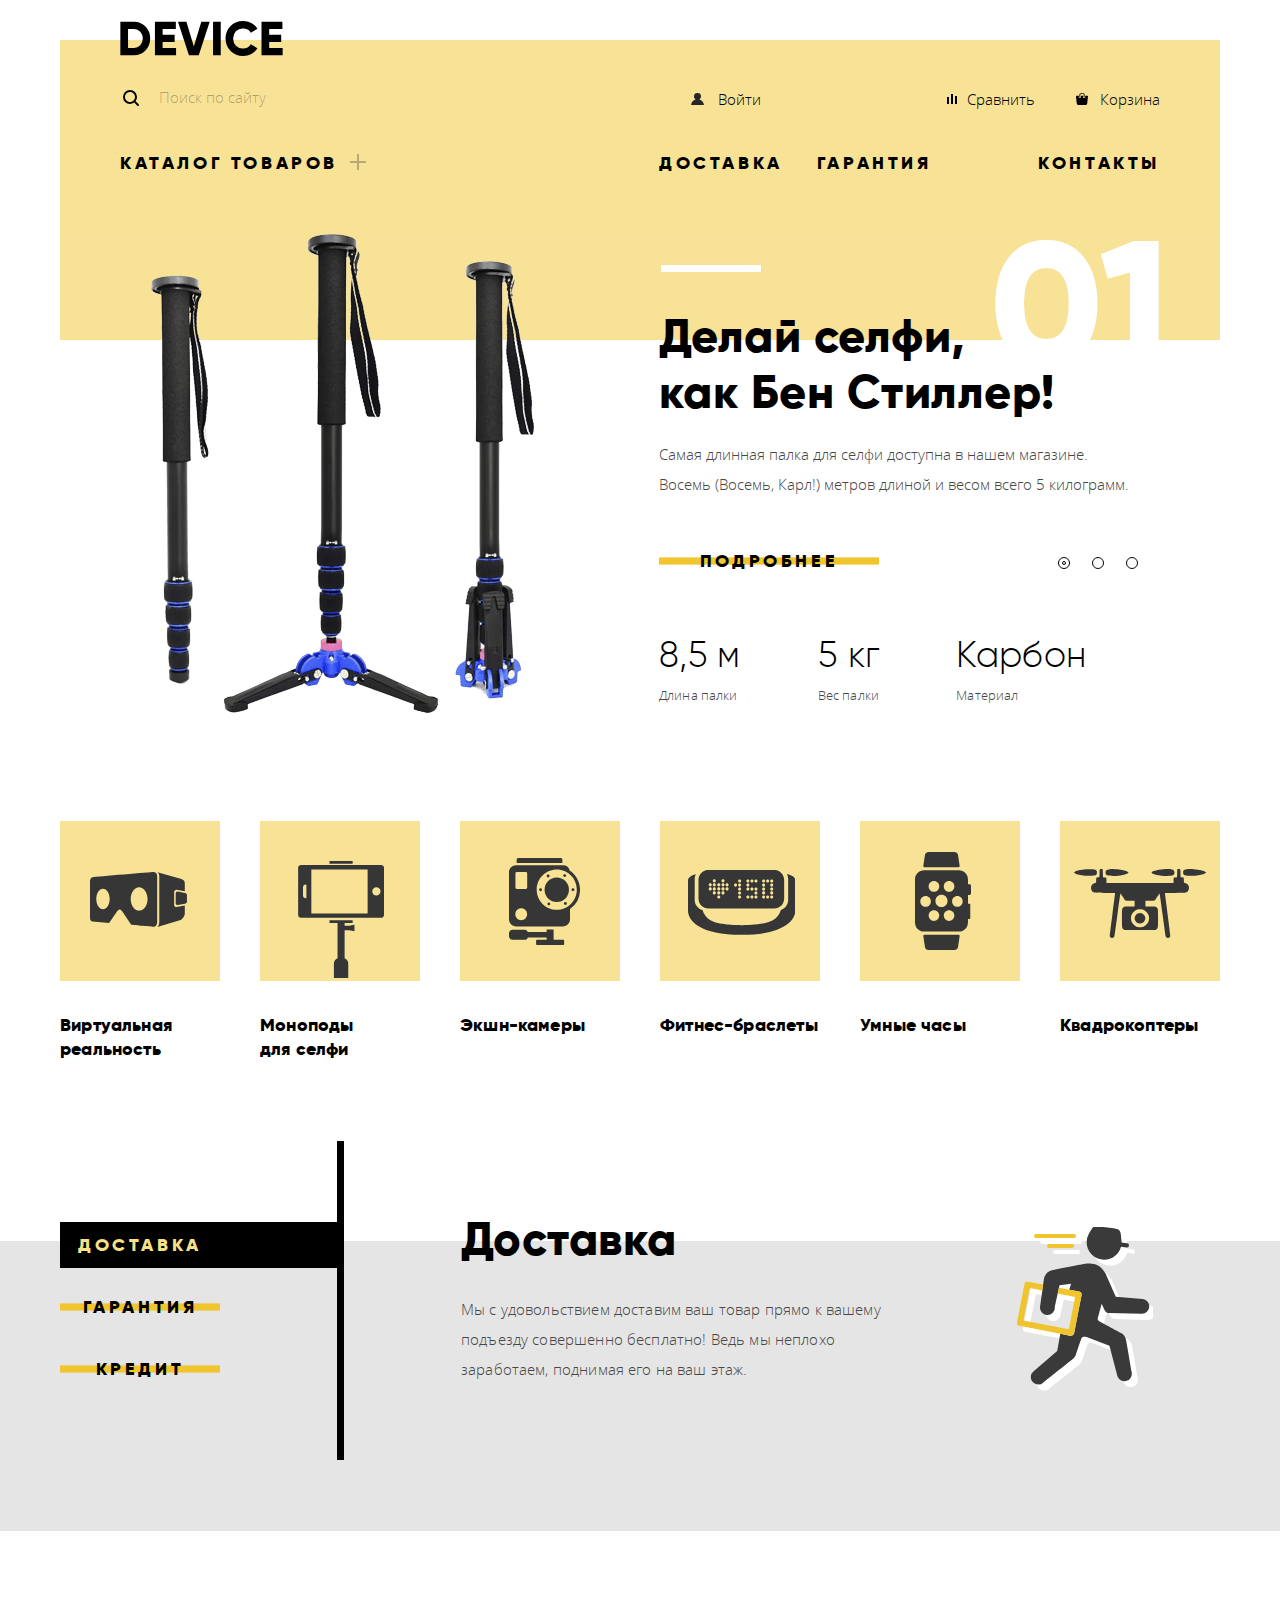
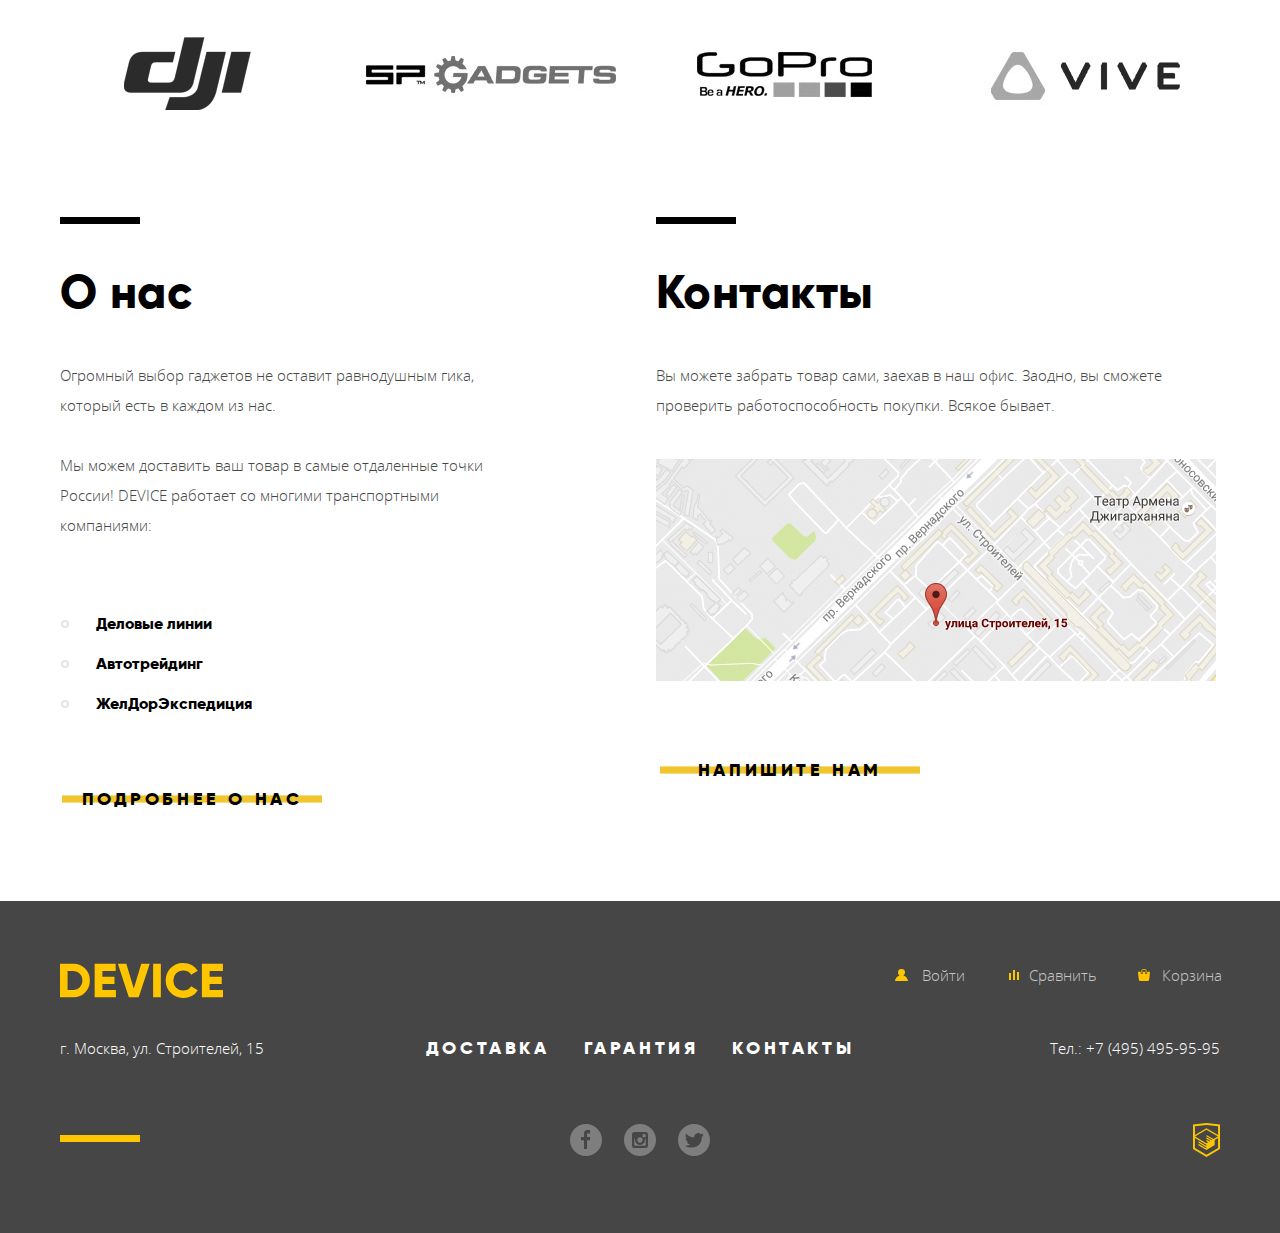
<file: index.html>
<!DOCTYPE html>
<html lang="ru">

<head>
  <meta charset="utf-8">
  <title>Интернет-магазин "Девайс"</title>
  <link rel="stylesheet" href="css/normalize.css">
  <link rel="stylesheet" href="css/style.min.css">
</head>

<body>
  <div class="container">
    <header class="main-header">
      <a href="#" class="header-logo logo">
        <img src="img/header-logo.svg" width="163" height="35" alt="Логотип интернет-магазина 'Девайс'">
      </a>
      <div class="flex-wrap">
        <p class="search">
          <input class="search-input" type="text" placeholder="Поиск по сайту">
          <button class="search-btn" type="button">Найти</button>
        </p>
        <ul class="user-navigation">
          <li>
            <a class="login-btn user-btn" href="#">Войти</a>
          </li>
        </ul>
        <a class="compare" href="#">Сравнить</a>
        <a class="cart" href="#">Корзина</a>
      </div>
      <nav class="main-navigation">
        <ul class="header-site-navigation site-navigation">
          <li>
            <a class="catalog-list-title" href='#'>Каталог товаров</a>
            <ul class="catalog-list">
              <li><a href="#">Виртуальная реальность</a></li>
              <li><a href="catalog.html">Моноподы для селфи</a></li>
              <li><a href="#">Смартфоны</a></li>
              <li><a href="#">Фитнес-браслеты</a></li>
              <li><a href="#">Умные часы</a></li>
              <li><a href="#">Квадрокоптеры</a></li>
            </ul>
          </li>
          <li><a href="#">Доставка</a></li>
          <li><a href="#">Гарантия</a></li>
          <li><a href="#">Контакты</a></li>
        </ul>
      </nav>
    </header>
  </div>

  <main class="main">
    <div class="container">

      <h1 class="visually-hidden">Интернет-магазин гаджетов "Девайс"</h1>

      <div class="slider">
        <h2 class="visually-hidden">Изображения товара</h2>

        <input class="visually-hidden" type="radio" name="toggle" id="product-1" checked>
        <input class="visually-hidden" type="radio" name="toggle" id="product-2">
        <input class="visually-hidden" type="radio" name="toggle" id="product-3">

        <div class="slider-controls">
          <label class="slider-controls-item slider-controls-item-1" for="product-1"></label>
          <label class="slider-controls-item slider-controls-item-2" for="product-2"></label>
          <label class="slider-controls-item slider-controls-item-3" for="product-3"></label>
        </div>

        <ul class="slider-list">
          <li class="slider-item">
            <p class="slide-img"><img src="img/slide-selfie-stick.png" alt="Палка для селфи" width="384" height="486">
            </p>
            <div class="flex-wrap">
              <h3 class="slide-title">Делай селфи, <br> как Бен Стиллер! </h3>
              <p class="slide-descr">Самая длинная палка для селфи доступна в нашем магазине. Восемь (Восемь, Карл!)
                метров длиной и весом всего 5 килограмм.
              </p>
              <a class="btn" href="#">Подробнее</a>
              <dl class="slide-features">
                <div class="slide-features-item">
                  <dt>Длина палки</dt>
                  <dd>8,5 м</dd>
                </div>
                <div class="slide-features-item">
                  <dt>Вес палки</dt>
                  <dd>5 кг</dd>
                </div>
                <div class="slide-features-item">
                  <dt>Материал</dt>
                  <dd>Карбон</dd>
                </div>
              </dl>
            </div>
          </li>

          <li class="slider-item">
            <p class="slide-img"><img src="img/slide-fitness-bracelet.png" width="345" height="485"
                alt="Фитнес-браслет"></p>
            <div class="flex-wrap">
              <h3 class="slide-title">Худеем <br> правильно!</h3>
              <p class="slide-descr">Мотивирующие фитнес-браслеты помогут найти в себе силы не пропускать занятия и
                соблюдать диету.
              </p>
              <a class="btn" href="#">Подробнее</a>
              <dl class="slide-features">
                <div class="slide-features-item">
                  <dt>Без подзарядки</dt>
                  <dd>48 часов</dd>
                </div>
              </dl>
            </div>
          </li>

          <li class="slider-item">
            <p class="slide-img"><img src="img/slide-quadrocopter.png" width="526" height="334" alt="Квадрокоптер"></p>
            <div class="flex-wrap">
              <h3 class="slide-title">Порхает как бабочка, <br> жалит как пчела!</h3>
              <p class="slide-descr">Этот обычный, на первый взгляд, квадрокоптер оснащен мощным лазером,
                замаскированным под стандартную камеру.</p>
              <a class="btn" href="#">Подробнее</a>
              <dl class="slide-features">
                <div class="slide-features-item">
                  <dt>Дальность полета</dt>
                  <dd>800 м</dd>
                </div>
                <div class="slide-features-item">
                  <dt>Радиус поражения</dt>
                  <dd>50 м</dd>
                </div>
              </dl>
            </div>
          </li>
        </ul>
      </div>
    </div>

    <section class="popular-products">
      <div class="container">
        <h2 class="visually-hidden">Популярные разделы</h2>
        <ul class="popular-products-list">
          <li class="popular-products-item">
            <a href="#">Виртуальная <br> реальность</a>
          </li>
          <li class="popular-products-item">
            <a href="#">Моноподы <br> для селфи</a>
          </li>
          <li class="popular-products-item">
            <a href="#">Экшн-камеры</a>
          </li>
          <li class="popular-products-item">
            <a href="#">Фитнес-браслеты</a>
          </li>
          <li class="popular-products-item">
            <a href="#">Умные часы</a>
          </li>
          <li class="popular-products-item">
            <a href="#">Квадрокоптеры</a>
          </li>
        </ul>
      </div>
    </section>

    <div class="service-wrapper">
      <div class="container">
        <section class="service">
          <input class="visually-hidden" type="radio" name="service" id="delivery" checked>
          <input class="visually-hidden" type="radio" name="service" id="guarantee">
          <input class="visually-hidden" type="radio" name="service" id="credit">
          <h2 class="visually-hidden">Список сервисов</h2>
          <ul class="service-name-list">
            <li class="service-name-item">
              <label class="btn current" for="delivery">Доставка</label>
            </li>
            <li class="service-name-item">
              <label class="btn" for="guarantee">Гарантия</label>
            </li>
            <li class="service-name-item">
              <label class="btn" for="credit">Кредит</label>
            </li>
          </ul>
          <ul class="service-list">
            <li>
              <h3 class="service-title">Доставка</h3>
              <p class="delivery-descr service-descr">Мы с удовольствием доставим ваш товар прямо к вашему подъезду
                совершенно бесплатно!
                Ведь мы неплохо заработаем, поднимая его на ваш этаж.</p>
            </li>
            <li>
              <h3 class="service-title">Гарантия</h3>
              <p class="service-descr">Если из-за возгорания купленного у нас товара у вас сгорит дом — не переживайте,
                мы выдадим вам новый. <br>
                Товар, не дом, конечно же.</p>
            </li>
            <li>
              <h3 class="service-title">Кредит</h3>
              <p class="service-descr">Залезть в долговую яму стало проще! Кредитные консультанты подберут для вас
                наиболее выгодные
                условия кредита. Выгодные для нашего банка, разумеется.</p>
            </li>
          </ul>
        </section> <!-- service -->
      </div> <!-- container -->
    </div>

    <section class="logotypes">
      <div class="container">
        <h2 class="visually-hidden">Список логотипов</h2>
        <ul class="logotypes-list">
          <li>
            <a href="https://www.dji.com/ru">
              <img src="img/logo-dji.png" width="260" height="100" alt="Логотип DJI">
            </a>
          </li>
          <li>
            <a href="http://www.sp-gadgets.com/">
              <img src="img/logo-sp-gadgets.png" width="260" height="100" alt="Логотип SP Gadgets">
            </a>
          </li>
          <li>
            <a href="https://gopro.ru/">
              <img src="img/logo-gopro.png" width="260" height="100" alt="Логотип GoPro">
            </a>
          </li>
          <li>
            <a href="https://www.vive.com/ru/">
              <img src="img/logo-vive.png" width="260" height="100" alt="Логотип Vive">
            </a>
          </li>
        </ul>
      </div>
    </section>

    <div class="index-columns">
      <section class="about-us">
        <h2>О нас</h2>
        <p>
          Огромный выбор гаджетов не оставит равнодушным гика, который есть в каждом из нас.
        </p>
        <p>
          Мы можем доставить ваш товар в самые отдаленные точки России! DEVICE работает со многими транспортными
          компаниями:
        </p>
        <ul class="about-us-list">
          <li><a href="https://www.dellin.ru/">Деловые линии</a></li>
          <li><a href="http://www.autotrading.ru/">Автотрейдинг</a></li>
          <li><a href="https://www.jde.ru/">ЖелДорЭкспедиция</a></li>
        </ul>
        <a class="btn" href="#">Подробнее о нас</a>
      </section>

      <section class="contacts">
        <h2>Контакты</h2>
        <p>Вы можете забрать товар сами, заехав в наш офис. Заодно, вы сможете проверить работоспособность покупки.
          Всякое бывает.</p>
        <section class="contacts-map">
          <h3 class="visually-hidden">Адрес интернет-магазина "Девайс" на карте</h3>
          <p>
            <a class="link-map"><img src="img/map.png" width="560" height="222" alt="г. Москва, ул. Строителей, 15"></a>
          </p>
        </section>
        <a href="#" class="btn about-us-link">Напишите нам</a>
      </section>
    </div>
  </main>

  <footer class="main-footer">
    <div class="footer-wrapper">
      <div class="container">
        <div class="flex-wrap">
          <a class="footer-logo logo" href="#">
            <img src="img/footer-logo.svg" width="163" height="35" alt="Логотип интернет-магазина 'Девайс'">
          </a>
          <div class="flex-wrap">
            <ul class="user-navigation">
              <li><a class="login-btn user-btn" href="#">Войти</a></li>
            </ul>
            <a class="compare" href="#">Сравнить</a>
            <a class="cart" href="#">Корзина</a>
          </div>
        </div>
        <div class="flex-wrap">
          <p class="footer-address">г. Москва, ул. Строителей, 15</p>
          <ul class="footer-site-navigation site-navigation">
            <li><a href="#">Доставка</a></li>
            <li><a href="#">Гарантия</a></li>
            <li><a href="#">Контакты</a></li>
          </ul>
          <a class="tel" href="tel:+7(495)495-95-95">Тел.: +7 (495) 495-95-95</a>
        </div>
        <div class="flex-wrap">
          <ul class="social-list">
            <li>
              <a href="https://www.facebook.com/">
                <span class="visually-hidden">Facebook</span>
                <img src="img/icon-facebook.svg" width="32" height="32" alt="Facebook">
              </a>
            </li>
            <li>
              <a href="https://www.instagram.com/">
                <span class="visually-hidden">Instagram</span>
                <img src="img/icon-instagram.svg" width="32" height="32" alt="Instagram">
              </a>
            </li>
            <li>
              <a href="https://twitter.com">
                <span class="visually-hidden">Twitter</span>
                <img src="img/icon-twitter.svg" width="32" height="32" alt="Twitter">
              </a>
            </li>
          </ul>
          <a class="logo-htmlacademy" href="https://htmlacademy.ru/intensive/htmlcss">
            <img src="img/logo-html.svg" width="27" height="35"
              alt="Профессиональный онлайн‑курс HTML и CSS, уровень 1">
          </a>
        </div>
      </div>
    </div>
  </footer>

    <section class="feedback-modal modal">
      <h2 class="visually-hidden">Обратная связь</h2>
      <form class="feedback-form" action="https://echo.htmlacademy.ru" method="POST">
        <div class="feedback-wrapper">
          <p>
            <label for="input-name">Ваше имя:</label>
            <input type="text" name='name' id="input-name" placeholder="Имя Фамилия">
          </p>
          <p>
            <label for="input-email">Ваш e-mail:</label>
            <input type="email" name="email" id="input-email" placeholder="email@example.com">
          </p>
          <p>
            <label for="textarea-comments">Текст письма:</label>
            <textarea name="comments" id="textarea-comments" placeholder="В свободной форме"></textarea>
          </p>
        </div>
        <button class="btn" type="submit">Отправить</button>
      </form>
      <button class="close-btn" type="button" aria-label="Закрыть"></button>
    </section>

    <section class="map-modal modal">
      <h2 class="visually-hidden">Адрес интернет-магазина "Девайс" на карте</h2>
      <img src="img/map-big.png" width="960" height="559" alt="Интернет-магазин 'Девайс' в Москве, улица Строителей, 15">
      <button class="close-btn" type="button" aria-label="Закрыть"></button>
    </section>

  <script src="js/main.js"></script>
</body>

</html>
</file>
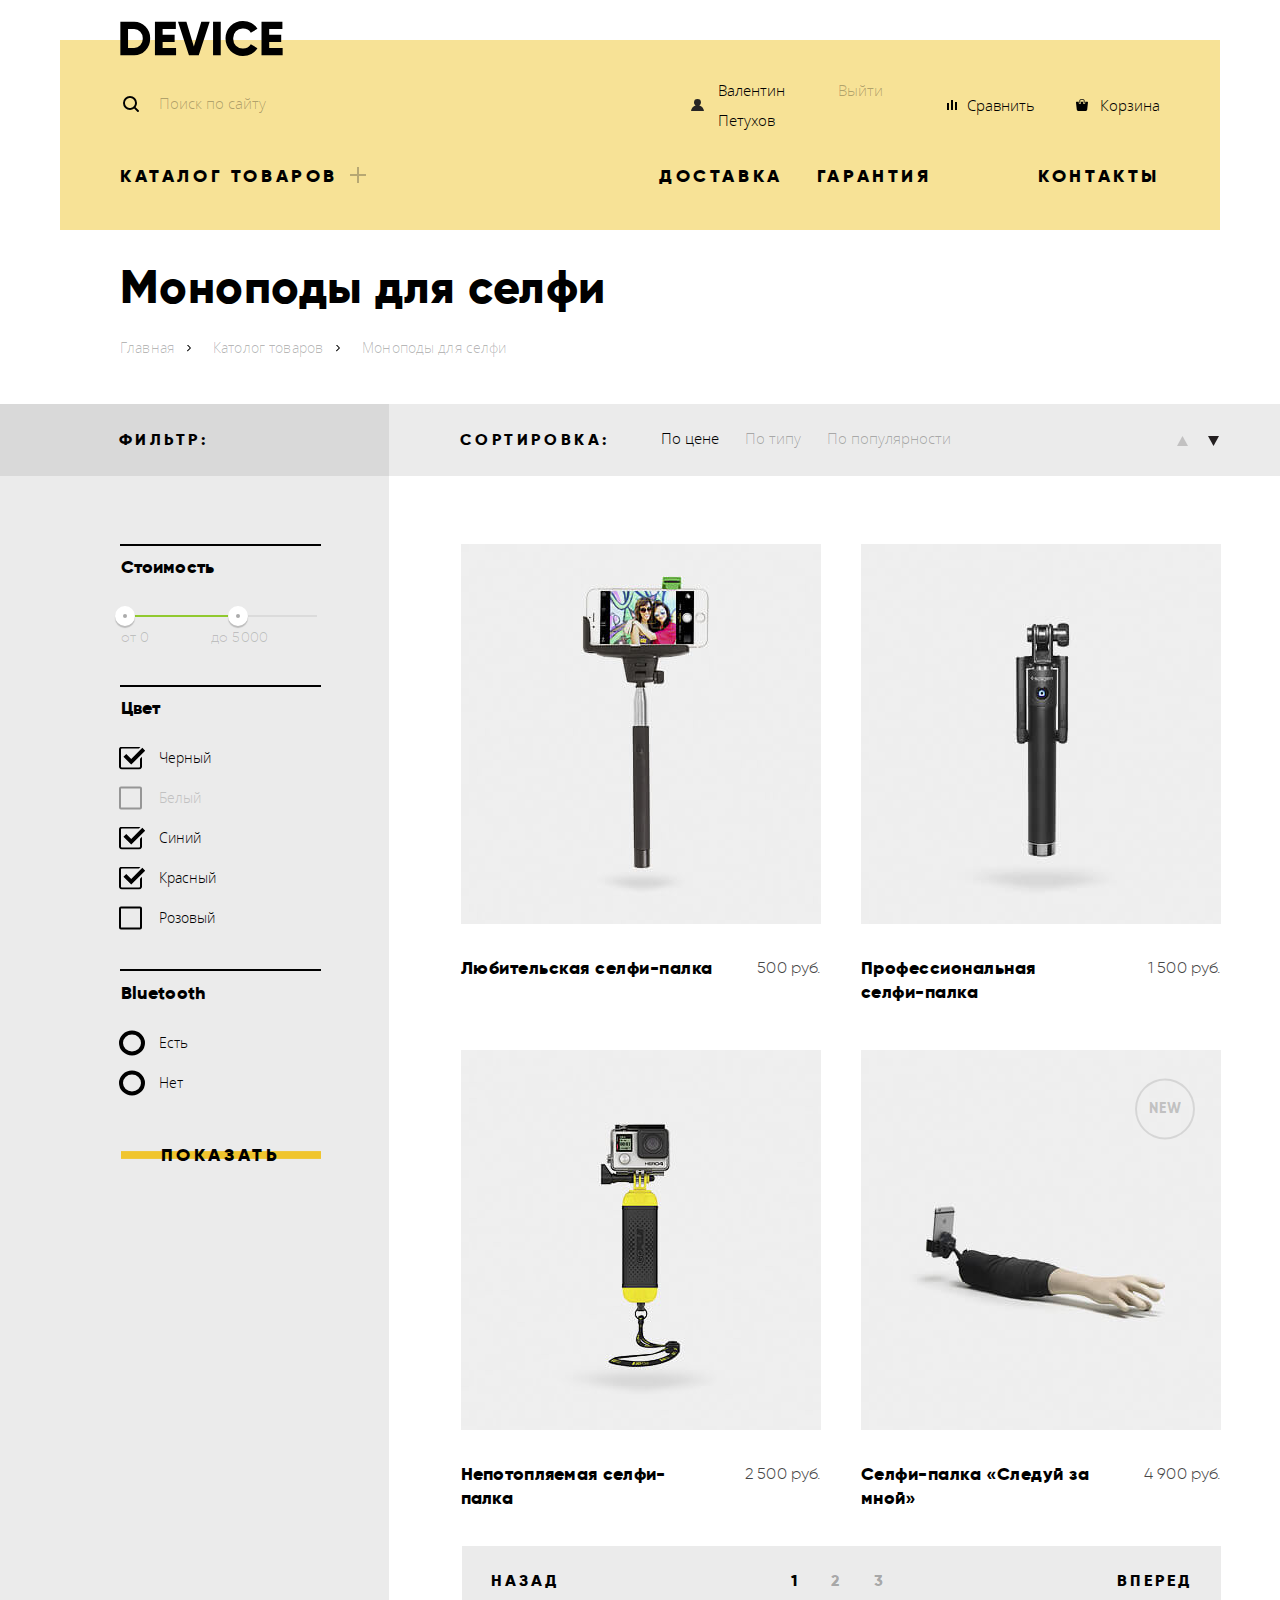
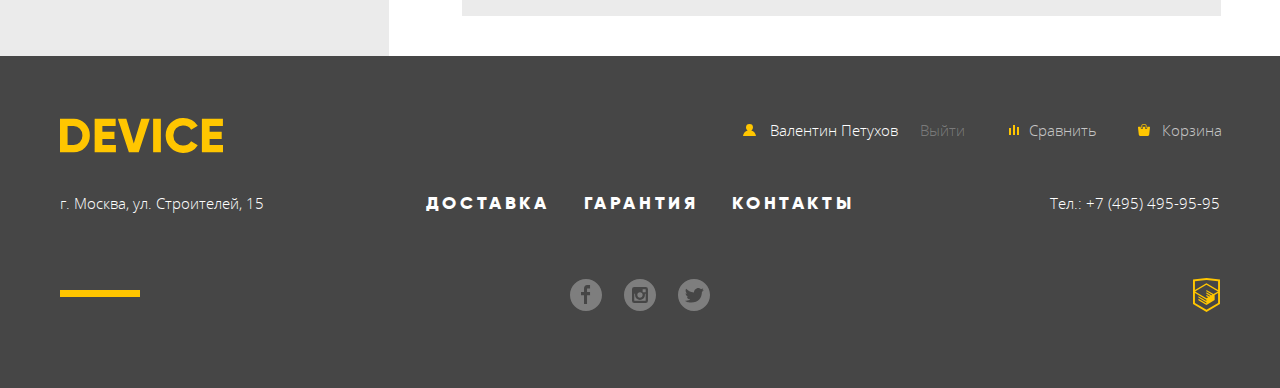
<file: catalog.html>
<!DOCTYPE html>
<html lang="ru">

<head>
  <meta charset="utf-8">
  <title>Интернет-магазин "Девайс"</title>
  <link rel="stylesheet" href="css/normalize.css">
  <link rel="stylesheet" href="css/style.min.css">
</head>

<body class="catalog-page">
  <div class="container">
  <header class="main-header">
    <a href="index.html" class="header-logo logo">
      <img src="img/header-logo.svg" width="163" height="35" alt="Логотип интернет-магазина 'Девайс'">
    </a>
    <div class="flex-wrap">
      <p class="search">
        <input class="search-input" type="text" placeholder="Поиск по сайту">
        <button class="search-btn" type="button">Найти</button>
      </p>
      <ul class="user-navigation catalog-page">
        <li>
          <ul>
            <li><a class="user-name" href="#">Валентин Петухов</a></li>
          </ul>
        </li>
        <li>
          <a class="log-out-btn user-btn" href="#">Выйти</a>
        </li>
      </ul>
      <a class="compare" href="#">Сравнить</a>
      <a class="cart" href="#">Корзина</a>
    </div>
    <nav class="main-navigation">
      <ul class="header-site-navigation site-navigation">
        <li>
          <a class="catalog-list-title" href='#'>Каталог товаров</a>
          <ul class="catalog-list">
            <li><a href="#">Виртуальная реальность</a></li>
            <li><a href="#">Моноподы для селфи</a></li>
            <li><a href="#">Экшн-камеры</a></li>
            <li><a href="#">Фитнес-браслеты</a></li>
            <li><a href="#">Умные часы</a></li>
            <li><a href="#">Квадрокоптеры</a></li>
          </ul>
        </li>
        <li><a href="#">Доставка</a></li>
        <li><a href="#">Гарантия</a></li>
        <li><a href="#">Контакты</a></li>
      </ul>
    </nav>
  </header>
</div>

  <main class="main">
    <div class="container">

      <h1>Моноподы для селфи</h1>

      <ul class="breadcrumbs">
        <li>
          <a href="index.html">Главная</a>
        </li>
        <li>
          <a href="catalog.html">Католог товаров</a>
        </li>
        <li class="breadcrumbs-current">
          Моноподы для селфи
        </li>
      </ul>
  </div>

    <div class="catalog-wrapper">

      <section class="filter">
        <div class="filter-bg-color">
          <div class="filter-width">
            <h2>Фильтр:</h2>
          </div>
        </div>
        <form action="https://echo.htmlacademy.ru/" method="POST">
              <div class="form-width">
                <fieldset>
                  <legend class="price-title">Стоимость</legend>
                  <div class="filter-range">
                    <div class="range-controls">
                      <div class="scale">
                        <div class="bar"></div>
                      </div>
                      <div class="range-toggle range-toggle-min"></div>
                      <div class="range-toggle range-toggle-max"></div>
                    </div>
                    <div class="price-controls">
                      <label class="min-price">от 0</label>
                      <label class="max-price">до 5000</label>
                    </div>
                  </div>
                </fieldset>
      
                <fieldset>
                  <legend class="color-title">Цвет</legend>
                  <ul class="color-list">
                    <li class="color-item">
                      <input class="visually-hidden" type="checkbox" name="black" id="filter-black" checked>
                      <label for="filter-black">Черный</label>
                    </li>
                    <li class="color-item">
                      <input class="visually-hidden" type="checkbox" name="white" id="filter-white" disabled>
                      <label for="filter-white">Белый</label>
                    </li>
                    <li class="color-item">
                      <input class="visually-hidden" type="checkbox" name="dark-blue" id="filter-dark-blue" checked>
                      <label for="filter-dark-blue">Синий</label>
                    </li>
                    <li class="color-item">
                      <input class="visually-hidden" type="checkbox" name="red" id="filter-red" checked>
                      <label for="filter-red">Красный</label>
                    </li>
                    <li class="color-item">
                      <input class="visually-hidden" type="checkbox" name="pink" id="filter-pink">
                      <label for="filter-pink">Розовый</label>
                    </li>
                  </ul>
                </fieldset>
      
                <fieldset>
                  <legend class="bluetooth-title">Bluetooth</legend>
                  <ul class="bluetooth-list">
                    <li class="bluetooth-item">
                      <input class="visually-hidden" type="radio" name="bluetooth" value="yes" id="radio-bluetooth-yes">
                      <label for="radio-bluetooth-yes">Есть</label>
                    </li>
                    <li class="bluetooth-item">
                      <input class="visually-hidden" type="radio" name="bluetooth" value="no" id="radio-bluetooth-no">
                      <label for="radio-bluetooth-no">Нет</label>
                    </li>
                  </ul>
                </fieldset>
                <button class="btn" type="submit">Показать</button>
              </div>
        </form>
      </section>

      <div class="catalog-columns">

        <section class="sort">
          <div class="sort-bg-color">
            <div class="sort-width">
              <h2>Сортировка:</h2>
              <ul class="sort-list">
                <li><a class="current" href="#">По цене</a></li>
                <li><a href="#">По типу</a></li>
                <li><a href="#">По популярности</a></li>
              </ul>
              <ul class="sort-buttons">
                  <li>
                    <a class="sort-btn" href="#">
                      <img src="img/icon-up-dir.svg" alt="Кнопка для сортировки по возрастанию">
                    </a>
                  </li>
                  <li>
                    <a class="sort-btn current" href="#">
                      <img src="img/icon-down-dir.svg" alt="Кнопка для сортировки по убыванию">
                    </a>
                  </li>
              </ul>
            </div>
          </div>
        </section>

        <section class="products">
          <h2 class="visually-hidden">Список товаров</h2>
          <ul class="products-list">
            <li class="product-item">
              <h3>
                <a href="#">Любительская селфи-палка</a>
              </h3>
              <p class="product">
                <a>
                  <img src="img/amateur-selfie-stick.jpg" width="360" height="380" alt="Любительская селфи-палка">
                </a>
                <span class="product-shop">
                  <button class="btn" type="button">В корзину</button>
                  <button class="compare-add" type="button">Добавить к сравнению</button>
                </span>
              </p>
              <p class="product-price">500 руб.</p>
            </li>
            <li class="product-item">
              <h3>
                <a href="#">Профессиональная <br> селфи-палка</a>
              </h3>
              <p class="product">
                <a>
                  <img src="img/professional-selfie-stick.jpg" width="360" height="380" alt="Профессиональная селфи-палка">
                </a>
                <span class="product-shop">
                  <button class="btn" type="button">В корзину</button>
                  <button class="compare-add" type="button">Добавить к сравнению</button>
                </span>
              </p>
              <p class="product-price">1 500 руб.</p>
            </li>
            <li class="product-item">
              <h3>
                <a href="#">Непотопляемая селфи-палка</a>
              </h3>
              <p class="product">
                <a>
                  <img src="img/unsinkable-selfie-stick.jpg" width="360" height="380" alt="Непотопляемая селфи-палка">
                </a>
                <span class="product-shop">
                  <button class="btn" type="button">В корзину</button>
                  <button class="compare-add" type="button">Добавить к сравнению</button>
                </span>
              </p>
              <p class="product-price">2 500 руб.</p>
            </li>
            <li class="product-item">
              <h3>
                <a href="">Селфи-палка «Следуй за мной»</a>
              </h3>
              <p class="product">
                <a>
                  <img src="img/selfie-stick-follow-me.jpg" width="360" height="380" alt="Селфи-палка «Следуй за мной»">
                </a>
                <span class="product-shop">
                  <button class="btn" type="button">В корзину</button>
                  <button class="compare-add" type="button">Добавить к сравнению</button>
                </span>
              </p>
              <p class="product-price">4 900 руб.</p>
              <span class="new-product">New</span>
            </li>
          </ul>
        </section>

        <section class="pagination">
          <h2 class="visually-hidden">Пагинация</h2>
          <div class="pagination-wrapper">
            <a class="pagination-back" href="#">Назад</a>
            <ul class="pagination-list">
              <li class="pagination-current">1</li>
              <li><a href="#">2</a></li>
              <li><a href="#">3</a></li>
            </ul>
            <a class="pagination-next" href="#">Вперед</a>
          </div>
        </section>

      </div> <!-- catalog-columns -->

    </div> <!-- catalog-wrapper -->

  </main>

  <footer class="main-footer">
    <div class="footer-wrapper">
      <div class="container">
        <div class="flex-wrap">
          <a class="footer-logo logo" href="#">
            <img src="img/footer-logo.svg" width="163" height="35" alt="Логотип интернет-магазина 'Девайс'">
          </a>
          <div class="flex-wrap">
            <ul class="user-navigation">
              <li>
                <ul>
                  <li><a href="">Валентин Петухов</a></li>
                </ul>
              </li>
              <li>
                <a class="log-out-btn user-btn" href="#">Выйти</a>
              </li>
            </ul>
            <a class="compare" href="#">Сравнить</a>
            <a class="cart" href="#">Корзина</a>
          </div>
        </div>
        <div class="flex-wrap">
          <p class="footer-address">г. Москва, ул. Строителей, 15</p>
          <ul class="footer-site-navigation site-navigation">
            <li><a href="#">Доставка</a></li>
            <li><a href="#">Гарантия</a></li>
            <li><a href="#">Контакты</a></li>
          </ul>
          <a class="tel" href="tel:+7(495)495-95-95">Тел.: +7 (495) 495-95-95</a>
        </div>
        <div class="flex-wrap">
          <ul class="social-list">
            <li>
              <a href="https://www.facebook.com/">
                <img src="img/icon-facebook.svg" width="32" height="32" alt="Facebook">
              </a>
            </li>
            <li>
              <a href="https://www.instagram.com/">
                <img src="img/icon-instagram.svg" width="32" height="32" alt="Instagram">
              </a>
            </li>
            <li>
              <a href="https://twitter.com">
                <img src="img/icon-twitter.svg" width="32" height="32" alt="Twitter">
              </a>
            </li>
          </ul>
          <a class="logo-htmlacademy" href="https://htmlacademy.ru/intensive/htmlcss">
            <img src="img/logo-html.svg" width="27" height="35"
              alt="Профессиональный онлайн‑курс HTML и CSS, уровень 1">
          </a>
        </div>
      </div>
    </div>
  </footer>

</body>

</html>
</file>
<file: css/style.min.css>
@font-face{font-family:"OpenSans";font-weight:300;font-style:normal;font-display:swap;src:url(../fonts/opensanslight.woff2) format("woff2"),url(../fonts/opensanslight.woff) format("woff")}@font-face{font-family:"Gilroy";font-weight:800;font-style:normal;font-display:swap;src:url(../fonts/gilroyextrabold.woff2) format("woff2"),url(../fonts/gilroyextrabold.woff) format("woff")}@font-face{font-family:"Gilroy";font-weight:300;font-style:normal;font-display:swap;src:url(../fonts/gilroylight.woff2) format("woff2"),url(../fonts/gilroylight.woff) format("woff")}*,::after,::before{box-sizing:inherit}html{box-sizing:border-box}.content-box-component{box-sizing:content-box}body{margin:40px 0 0;padding:0;font-size:15px;line-height:30px;font-weight:300;font-family:"OpenSans","Arial",sans-serif;color:#464646;background-color:#fff}img{max-width:100%;height:auto}a{text-decoration:none}.visually-hidden:not(:focus):not(:active),input[type=checkbox].visually-hidden,input[type=radio].visually-hidden{position:absolute;width:1px;height:1px;margin:-1px;border:0;padding:0;white-space:nowrap;clip-path:inset(100%);clip:rect(0 0 0 0);overflow:hidden}.btn{position:relative;z-index:0;font-size:18px;line-height:24px;font-weight:800;font-family:"Gilroy","Arial",sans-serif;letter-spacing:3.6px;text-transform:uppercase;text-align:center;color:#000;border:0}.btn:active{color:rgba(0,0,0,.3)}.btn::before{content:"";position:absolute;top:0;left:0;z-index:-1;transform:scaleY(.3);width:100%;height:100%;background-color:#f0c52e}.btn:focus::before,.btn:hover::before{transform:scale(1);transition:transform .5s}.header-wrapper{margin:0;padding:0}.main-header{position:relative;height:190px;margin:0 auto;padding:35px 60px 42px;color:#000;background-color:rgba(240,197,46,.5)}.flex-wrap{display:flex}.main-header .flex-wrap{align-items:center;justify-content:space-between;margin-bottom:29px}.header-site-navigation a,.main-header a{color:#000}.logo:focus,.logo:hover,.main-header .user-navigation:focus::before,.main-header .user-navigation:hover::before{opacity:.6}.logo:active,.main-header .user-navigation:active::before{opacity:.3}.header-logo,.search::before{position:absolute;top:-19px}.search{position:relative;display:flex;margin:0}.search::before{content:"";top:15px;left:3px;width:16px;height:16px;background-image:url(../img/icon-search.svg);background-repeat:no-repeat;background-position:0 0}.search-input{padding-top:14px;padding-left:39px;padding-bottom:14px;color:#000;background-color:transparent;border:0;border-bottom:2px solid transparent;outline:0}.search-input:focus{border-bottom-color:#000}.search-input:focus+.search-btn{visibility:visible}.search-input::placeholder{color:rgba(0,0,0,.3)}.search-input:focus::placeholder,.search-input:hover::placeholder{color:rgba(0,0,0,.6)}.search-input:-ms-input-placeholder{color:rgba(0,0,0,.3)}.search-input:focus:-ms-input-placeholder,.search-input:hover:-ms-input-placeholder{color:rgba(0,0,0,.6)}.search-btn{width:85px;visibility:hidden;padding:0;background-color:transparent;border:2px solid #000}.search-btn:hover{color:#fff;background-color:#000}.search-btn:focus{color:#fff;background-color:#000}.search-btn:active{color:rgba(255,255,255,.3);background-color:#000}.user-navigation{margin:0;padding:0;list-style:none}.main-header .user-navigation{position:relative;margin-left:258px}.main-header .user-navigation::before{content:"";position:absolute;top:50%;left:0;width:13px;height:12px;transform:translateY(-50%);background-repeat:no-repeat;background-position:0 0;background-image:url(../img/icon-user.svg)}.user-btn{cursor:pointer}.main-header .user-btn:focus,.main-header .user-btn:hover{opacity:.6}.main-header .user-btn:active{opacity:.3}.cart,.compare{position:relative;padding-left:20px}.main-header .compare{margin-right:41px;margin-left:auto}.cart::before,.compare::before{content:"";position:absolute;top:50%;left:0;width:10px;height:10px;transform:translateY(-50%);background-repeat:no-repeat;background-position:0 0}.main-header .compare::before{background-image:url(../img/icon-compare.svg)}.cart{padding-left:24px}.cart::before{width:12px;height:12px}.main-header .cart::before{background-image:url(../img/icon-cart.svg)}.main-header .cart:hover,.main-header .compare:hover,.site-navigation a:hover{opacity:.6}.main-header .cart:focus,.main-header .compare:focus,.site-navigation a:focus{opacity:.6}.main-header .cart:active,.main-header .compare:active,.site-navigation a:active{opacity:.3}.site-navigation{font-size:18px;line-height:24px;font-weight:800;font-family:"Gilroy","Arial",sans-serif;text-transform:uppercase;letter-spacing:3.6px;list-style:none}.header-site-navigation,.site-navigation{display:flex;margin:0;padding:0}.header-site-navigation>li:first-child{margin-right:289px}.header-site-navigation>li{margin-right:34px}.header-site-navigation>li:last-child{margin-left:auto;margin-right:0}.catalog-list{position:absolute;left:0;z-index:1;display:flex;display:none;flex-direction:column;flex-wrap:wrap;align-content:flex-start;width:1160px;height:164px;margin:0;padding:22px 0 0 61px;font-weight:300;font-size:15px;line-height:36px;font-family:"OpenSans","Arial",sans-serif;text-transform:none;letter-spacing:normal;list-style:none;background-color:#f7e296}.catalog-list li:not(:last-child){margin-right:63px}.catalog-list li:nth-child(5){margin-bottom:35px}.catalog-list-title{position:relative;display:block;padding-right:32px}.catalog-list-title::after{content:"";position:absolute;top:3px;right:4px;width:16px;height:16px;background-image:url(../img/icon-plus.svg);background-repeat:no-repeat;background-position:0 0;opacity:.3}.header-site-navigation>li:hover .catalog-list{display:flex}.slider{position:relative;padding-right:62px;padding-bottom:144px;background:linear-gradient(to bottom,rgba(240,197,46,.5) 110px,#fff 110px)}.slider::before{content:"";position:absolute;top:35px;right:459px;width:100px;height:7px;background-color:#fff}.slider-item{display:none;height:495px}.slider-item::before{position:absolute;top:0;right:49px;line-height:150px;font-weight:800;font-size:179px;font-family:"Gilroy","Arial",sans-serif;color:#fff}.slider-item:nth-child(1)::before{content:"01"}.slider-item:nth-child(2)::before{content:"02"}.slider-item:nth-child(3)::before{content:"03"}#product-1:checked~.slider-list .slider-item:nth-child(1),#product-2:checked~.slider-list .slider-item:nth-child(2),#product-3:checked~.slider-list .slider-item:nth-child(3){display:flex;justify-content:space-between}#product-1:checked~.slider-controls .slider-controls-item-1::before,#product-2:checked~.slider-controls .slider-controls-item-2::before,#product-3:checked~.slider-controls .slider-controls-item-3::before{content:"";position:absolute;top:8px;left:8px;width:4px;height:4px;border:1px solid #050505;border-radius:50%}.slider-controls{position:absolute;right:80px;top:50%}.slider-controls label{position:relative;display:inline-block;width:18px;height:18px;margin-right:12px;border-radius:50%;cursor:pointer}.slider-controls label::after{content:"";position:absolute;top:4px;left:4px;width:12px;height:12px;border:1px solid #050505;border-radius:50%}.logotypes-list li:last-child,.slide-features div:last-child,.slider-controls label:last-child{margin-right:0}.filter ul,.slider-list,.user-navigation ul{margin:0;padding:0;list-style:none}.slider-item .flex-wrap{flex-direction:column;padding-top:78px;padding-right:20px;align-items:flex-start}.slider-item:nth-child(3) .flex-wrap{padding-right:0}.slider-item:nth-child(1) .slide-img{margin:0;padding-left:90px}.slider-item:nth-child(2) .slide-img{margin:0;padding-top:10px;padding-left:119px}.slider-item:nth-child(3) .slide-img{margin:0;padding-top:64px;padding-left:32px}.slide-title{position:relative;margin:0;padding:0;font-size:47px;line-height:56px;font-weight:800;font-family:"Gilroy","Arial",sans-serif;letter-spacing:.47px;color:#000}.slider-item .slide-title{margin-bottom:19px}.slide-descr{max-width:479px;margin:0 0 50px}.slider-item .btn{width:220px;margin-bottom:58px;text-align:center;overflow:hidden}.slide-features{display:flex;max-width:500px;margin:0;padding:0}.slider-item:nth-child(2) .slide-features{margin-top:0}.slide-features div{display:flex;flex-direction:column;margin-right:77px}.slider-item:nth-child(3) .slide-features-item:not(:last-child){margin-right:49px}.slide-features dt{order:1;font-size:13px;line-height:20px;letter-spacing:.13px}.popular-products,.slide-features dd{font-family:"Gilroy","Arial",sans-serif}.slide-features dd{margin:0 0 6px;font-size:36px;line-height:48px;font-weight:300;letter-spacing:.36px;color:#000}.container{width:1200px;margin:0 auto;padding-right:20px;padding-left:20px}.popular-products{padding-top:144px;padding-bottom:180px;font-size:18px;line-height:24px;font-weight:800;letter-spacing:.18px}.popular-products-list{display:flex;margin:0;padding:0;list-style:none}.popular-products-item{width:160px}.popular-products-item:not(:last-child){margin-right:40px}.popular-products-item a{position:relative;color:#000}.popular-products-item a::before{content:"";position:absolute;top:-193px;width:160px;height:160px;background-color:rgba(240,197,46,.5)}.popular-products-item a::after,.service-list li::after{content:"";position:absolute}.popular-products-item:nth-child(1) a::after{top:-142px;left:30px;width:97px;height:55px;background-image:url(../img/popular-vr.svg)}.popular-products-item:nth-child(2) a::after{top:-153px;left:38px;width:86px;height:117px;background-image:url(../img/popular-monopod.svg)}.popular-products-item:nth-child(3) a::after{top:-156px;left:49px;width:71px;height:87px;background-image:url(../img/popular-action-camera.svg)}.popular-products-item:nth-child(4) a::after{top:-144px;left:28px;width:107px;height:65px;background-image:url(../img/popular-fitness-bracelet.svg)}.popular-products-item:nth-child(5) a::after{top:-162px;left:55px;width:56px;height:98px;background-image:url(../img/popular-smart-watch.svg)}.popular-products-item:nth-child(6) a::after{top:-145px;left:14px;width:132px;height:69px;background-image:url(../img/popular-quadrocopter.svg)}.popular-products-item a:active::before,.popular-products-item a:hover::before{background-color:#f0c52e}.popular-products-item a:active{color:rgba(0,0,0,.3)}.popular-products-item a:active::after{opacity:.3}.service-wrapper{padding-bottom:120px;background-color:#e5e5e5}.service{display:flex;flex-wrap:wrap}.service-controls{margin-left:800px;margin-bottom:200px}.service-name-list{position:relative;top:-19px;width:278px;margin:0 123px 0 0;padding:0;list-style:none}.service-name-list::after{content:"";position:absolute;top:-81px;right:-6px;width:7px;height:319px;background-color:#000}.service-name-list .btn::before{transform:scaleY(.3)}.service-name-list .btn:hover::before{transform:scaleY(1)}.service-name-item{margin-bottom:16px;padding-top:8px;padding-bottom:8px;font-size:18px;font-family:"Gilroy","Arial",sans-serif;color:#000}.service-name-item:last-child{margin-bottom:0}.service-name-list .btn{display:inline-block;width:160px;cursor:pointer}#credit:checked~.service-name-list .service-name-item:nth-child(3),#delivery:checked~.service-name-list .service-name-item:nth-child(1),#guarantee:checked~.service-name-list .service-name-item:nth-child(2){background-color:#000}#credit:checked~.service-name-list .service-name-item:nth-child(3) .btn,#delivery:checked~.service-name-list .service-name-item:nth-child(1) .btn,#guarantee:checked~.service-name-list .service-name-item:nth-child(2) .btn{color:#f7e184}#credit:checked~.service-name-list .service-name-item:nth-child(3) .btn:before,#delivery:checked~.service-name-list .service-name-item:nth-child(1) .btn:before,#guarantee:checked~.service-name-list .service-name-item:nth-child(2) .btn:before{content:none}.service-list{position:relative;top:-26px;margin:0;padding:0;list-style:none}.service-list li{position:relative;display:none}#credit:checked~.service-list li:nth-child(3),#delivery:checked~.service-list li:nth-child(1),#guarantee:checked~.service-list li:nth-child(2){display:block}.service-list li:nth-child(1)::after{top:12px;right:-256px;width:136px;height:164px;background-image:url(../img/delivery.svg)}.service-list li:nth-child(2)::after{top:-12px;right:-276px;width:171px;height:194px;background-image:url(../img/warranty.svg)}.service-list li:nth-child(3)::after{top:-12px;right:-253px;width:156px;height:186px;background-image:url(../img/credit.svg)}.index-columns h2,.service-list h3{margin:0 0 31px;font-size:47px;line-height:48px;font-weight:800;font-family:"Gilroy","Arial",sans-serif;letter-spacing:.47px;color:#000}.service-list p{margin:0;max-width:436px;letter-spacing:.15px}.logotypes{padding-top:94px;padding-bottom:67px}.logotypes-list{display:flex;margin:0;padding:0;list-style:none}.logotypes-list li{margin-right:40px}.logotypes-list img{filter:grayscale(100%)}.logotypes-list img:hover{filter:grayscale(0)}.index-columns{display:flex;width:1200px;margin:0 auto;padding:67px 20px 49px}.index-columns h2{position:relative;margin:0 0 44px}.index-columns h2::before{content:"";position:absolute;top:-51px;width:80px;height:7px;background-color:#000}.about-us{margin-right:124px}.about-us p{width:472px;margin:0 0 30px}.about-us p:nth-of-type(2){margin-bottom:64px}.about-us-list{margin:0 0 58px;padding:0 0 0 36px;font-size:16px;line-height:40px;font-weight:800;font-family:"Gilroy","Arial",sans-serif;list-style:none}.about-us-list li{position:relative}.about-us-list li::before{content:"";position:absolute;top:50%;left:-35px;width:8px;height:8px;transform:translateY(-50%);border:2px solid #e5e5e5;border-radius:50%;background-color:#fff}.about-us-list a{color:#000}.about-us .btn,.contacts .btn{display:inline-block;vertical-align:middle;width:260px;margin-left:2px}.contacts p{margin:0 0 39px;cursor:pointer}.contacts .btn{margin-left:4px}.contacts-map p{margin-bottom:63px}.main-footer{padding-top:40px;color:#fff}.footer-wrapper,.main-footer .container{position:relative}.main-footer .container::after{content:"";position:absolute;left:20px;bottom:24px;width:80px;height:7px;background-color:#ffc600}.footer-wrapper{min-height:323px;padding-top:56px;padding-bottom:67px;background-color:#464646}.main-footer .flex-wrap{display:flex;justify-content:space-between;align-items:center}.main-footer .flex-wrap:nth-of-type(1){margin-bottom:20px}.main-footer .flex-wrap:nth-of-type(2){margin-bottom:60px}.feedback-modal p,.main-footer p{margin:0}.main-footer a{color:#fff}.main-footer .user-navigation::before{content:"";position:absolute;top:50%;left:0;width:13px;height:12px;transform:translateY(-50%);background-repeat:no-repeat;background-position:0 0;background-image:url(../img/icon-user-footer.svg)}.main-footer .user-navigation:focus::before,.main-footer .user-navigation:hover::before{opacity:.6}.main-footer .user-navigation:active::before{opacity:.3}.main-footer .user-btn{margin-right:44px;color:rgba(255,255,255,.7)}.main-footer .user-btn:focus,.main-footer .user-btn:hover{color:#fff}.main-footer .cart:focus::before,.main-footer .cart:hover::before,.main-footer .compare:focus::before,.main-footer .compare:hover::before,.main-footer .user-btn:focus::before,.main-footer .user-btn:hover::before,.social-list a:focus,.social-list a:hover{opacity:.6}.main-footer .user-btn:active{opacity:.3}.main-footer .cart,.main-footer .compare{line-height:36px}.main-footer .compare{width:79px;margin-right:50px;color:rgba(255,255,255,.7)}.main-footer .compare::before{background-image:url(../img/icon-compare-footer.svg)}.main-footer .compare:focus,.main-footer .compare:hover{color:#fff}.main-footer .compare:active{opacity:.3}.main-footer .cart{width:82px;color:rgba(255,255,255,.7)}.main-footer .cart::before{background-image:url(../img/icon-cart-footer.svg)}.main-footer .cart:focus,.main-footer .cart:hover{color:#fff}.main-footer .cart:active,.social-list a{opacity:.3}.footer-site-navigation,.social-list{display:flex;margin:0;padding:0}.footer-site-navigation li{margin-right:34px}.social-list{margin:0 0 0 510px;list-style:none}.social-list li:not(:last-child),.user-navigation li:not(:last-child){margin-right:22px}.social-list a:active{opacity:.1}.logo-htmlacademy{margin-left:auto}.logo-htmlacademy:focus,.logo-htmlacademy:hover{opacity:.6}.logo-htmlacademy:active{opacity:.3}.modal{position:fixed;top:50%;left:50%;display:none;width:960px;margin:0 auto;box-shadow:0 10px 20px 0 rgba(4,6,6,.2);transform:translate(-50%,-50%)}.modal::before{content:"";position:absolute;left:0}.modal-show{display:block}.feedback-wrapper{display:flex;flex-wrap:wrap;justify-content:space-between}.feedback-modal{height:553px;padding:93px 100px 92px;background-color:#fff}.feedback-modal p:nth-child(1){margin-bottom:35px}.feedback-modal label{display:block;margin-bottom:5px;font-size:18px;line-height:24px;font-weight:800;font-family:"Gilroy","Arial",sans-serif;color:#000}.feedback-modal input,.feedback-modal textarea{padding-left:20px;font-size:14px;line-height:18px;font-family:"OpenSans","Arial",sans-serif;color:rgba(70,70,70,.4);background-color:#f2f2f2;border:0}.feedback-modal input{width:360px;height:50px;opacity:.5}.feedback-modal input:invalid{background-color:#f6dada}.feedback-modal textarea{width:760px;height:156px;margin-bottom:40px;padding-top:17px;opacity:.5}.feedback-modal input:hover,.feedback-modal textarea:hover{background-color:#eaeaea}.feedback-modal input:focus,.feedback-modal textarea:focus{color:#464646;background-color:#fff;outline:3px solid #f0c52e}.feedback-modal .btn{width:200px;background-color:transparent}.close-btn{position:absolute;top:22px;right:22px;width:55px;height:55px;background-color:#fff;background-image:url(../img/icon-modal-close.svg);border-radius:50%;border:0;opacity:.5;cursor:pointer}.close-btn:focus,.close-btn:hover{opacity:1}.close-btn:active{opacity:.3}.map-modal{height:559px}.catalog-page .main-header{margin-bottom:33px}.catalog-page.user-navigation{margin-right:64px}.user-navigation{position:relative;display:flex;padding-left:27px}.main-header .log-out-btn{padding-left:0;color:rgba(0,0,0,.3)}.main-header .log-out-btn::before{left:-150px}.catalog-page h1{margin:0 0 25px;padding-left:60px;font-size:47px;line-height:48px;font-weight:800;font-family:"Gilroy","Arial",sans-serif;letter-spacing:.47px;color:#000}.breadcrumbs{display:flex;margin:0;padding:0 0 44px 60px;font-size:14px;line-height:24px;color:rgba(0,0,0,.3);list-style:none}.breadcrumbs li{letter-spacing:.14px}.breadcrumbs li:not(:last-child){position:relative;margin-right:39px}.breadcrumbs li:not(:last-child)::after{content:"";position:absolute;top:50%;right:-17px;width:4px;height:7px;transform:translateY(-50%);background-image:url(../img/nav-arrow.svg)}.breadcrumbs a{font-size:14px;line-height:24px;color:rgba(0,0,0,.3)}.breadcrumbs a:focus,.breadcrumbs a:hover{color:rgba(0,0,0,.6)}.breadcrumbs a:active{color:rgba(0,0,0,.1)}.catalog-wrapper{display:flex}.catalog-columns{display:flex;flex-direction:column;flex-grow:1}.filter{flex-grow:1;color:#000}.filter h2{margin:0;font-size:16px;line-height:24px;font-weight:800;font-family:"Gilroy","Arial",sans-serif;letter-spacing:3.6px;text-transform:uppercase;color:#000}.filter-bg-color{background-color:#d9d9d9}.filter-width{display:flex;align-items:center;width:330px;height:72px;margin-left:auto;padding-left:60px}.filter form{display:flex;flex-direction:column;height:100%;background-color:#ebebeb}.filter .form-width{width:330px;margin-left:auto;padding-top:79px;padding-left:62px}.sort{flex-grow:1}.sort-bg-color{flex-grow:1;background-color:#ebebeb}.sort-width{display:flex;align-items:center;width:830px;height:72px;padding-left:71px}.filter fieldset{margin:0 0 39px;padding:0;border:0}.filter fieldset:last-of-type{margin-bottom:37px}.filter legend{font-size:18px;font-weight:800;line-height:24px;font-family:"Gilroy","Arial",sans-serif;letter-spacing:.18px}.filter legend::before{content:"";position:absolute;top:-11px;left:-1px;width:201px;height:2px;background-color:#000}.price-title{margin-bottom:36px}.filter legend,.range-controls{position:relative}.range-controls .scale{width:196px;height:2px;background-color:#dbdbdb}.range-controls .bar{width:60%;height:2px;background-color:#91c92f}.range-toggle{position:absolute;top:-9px;box-sizing:content-box;width:4px;height:4px;background-color:#ababab;border:8px solid #fff;border-radius:50%;box-shadow:0 2px 1px 0 rgba(0,1,1,.2);cursor:pointer}.range-toggle:active{border:9px solid #fff}.range-toggle-min{left:-6px}.range-toggle-max{left:107px}.price-controls{font-size:14px;line-height:24px;font-weight:300;font-family:"Gilroy","Arial",sans-serif;color:rgba(0,0,0,.2)}.price-controls .min-price{margin-right:58px}.color-title{margin-bottom:18px}.filter input[type=checkbox]:checked+label::after{content:"";position:absolute;left:-2px;top:50%;width:27px;height:23px;background-image:url(../img/checkbox-on.svg);transform:translateY(-50%)}.filter input[type=checkbox]:checked+label::before{content:none}.color-item{position:relative;padding-left:38px}.color-item label::before{content:"";position:absolute;top:50%;left:-2px;width:23px;height:23px;border:2px solid #000;border-radius:2px;transform:translateY(-50%)}.color-item input[type=checkbox]:focus+label::after,.color-item input[type=checkbox]:focus+label::before,.color-item label:hover::after,.color-item label:hover::before{opacity:.6}.color-item label:active::after,.color-item label:active::before{opacity:1}.filter input:disabled+label,.filter input:disabled+label::after,.filter input:disabled+label::before{color:#a6a6a6;opacity:.6}.filter label{font-size:14px;line-height:40px;letter-spacing:.14px}.bluetooth-title{margin-bottom:18px;padding-top:4px}.filter .bluetooth-title::before{top:-8px}.bluetooth-list{margin-bottom:60px}.bluetooth-item{position:relative;padding-left:38px}.bluetooth-item label::before{content:"";position:absolute;top:50%;left:-2px;width:26px;height:25px;border:4px solid #000;border-radius:50%;transform:translateY(-50%)}.bluetooth-item input[type=radio]:focus+label::after,.bluetooth-item input[type=radio]:focus+label::before,.bluetooth-item label:hover::after,.bluetooth-item label:hover::before{opacity:.6}.bluetooth-item label:active::after,.bluetooth-item label:active::before{opacity:1}.filter input[type=radio]:checked+label::after{content:"";position:absolute;top:50%;left:7px;width:8px;height:8px;background-color:#000;border-radius:50%;transform:translateY(-50%)}.filter .btn{width:200px;background-color:transparent}.sort,.sort-list{display:flex}.sort h2{margin:0 51px 0 0;font-size:16px;line-height:24px;font-weight:800;font-family:"Gilroy","Arial",sans-serif;letter-spacing:3.6px;text-transform:uppercase;color:#000}.sort-list{align-items:center;margin:0;padding:0 0 4px;list-style:none}.sort-list li:not(:last-of-type){margin-right:26px;line-height:18px}.sort-list a{color:rgba(0,0,0,.3)}.sort-list .current{color:#000}.sort-list a:focus,.sort-list a:hover{color:rgba(0,0,0,.6)}.sort-list a:active{color:#000}.sort-buttons{display:flex;align-items:center;margin:0 0 0 auto;padding:0;list-style:none}.sort-buttons li:not(:last-child){margin-right:20px}.sort-btn{width:11px;height:10px;opacity:.2}.sort-btn.current{opacity:1}.sort-btn:focus,.sort-btn:hover{opacity:.4}.sort-btn:active{opacity:1}.products{width:833px;padding-top:68px;padding-left:72px;padding-bottom:36px;line-height:24px;font-family:"Gilroy","Arial",sans-serif}.products-list{display:flex;flex-wrap:wrap;align-items:flex-start;margin:0;padding:0;list-style:none}.products-list li{position:relative;display:flex;flex-wrap:wrap;width:360px;max-width:360px;margin-bottom:46px}.products-list li:nth-child(2n+1){margin-right:40px}.products-list li:nth-last-child(-n+2){margin-bottom:0}.products-list h3{max-width:255px;margin:0;letter-spacing:.18px}.product-item:nth-child(3) a{letter-spacing:.3px}.products-list a{letter-spacing:.5px;color:#000}.product{position:relative;order:-1;margin:0 0 25px}.product-shop{display:none}.product:hover .product-shop{position:absolute;top:0;left:0;display:flex;flex-direction:column;justify-content:center;align-items:center;width:100%;height:380px;background-color:rgba(233,233,233,.7)}.product-shop .btn{width:200px;margin-bottom:62px}.product-shop button{background-color:transparent;cursor:pointer}.compare-add{color:rgba(0,0,0,.5);border:0}.compare-add:focus,.compare-add:hover{color:#000}.compare-add:active{color:rgba(0,0,0,.2)}.product-price{margin:0 0 0 auto;font-size:16px;line-height:24px;letter-spacing:.16px}.new-product{font-size:14px;font-weight:800;letter-spacing:.7px;text-transform:uppercase;color:rgba(0,0,0,.2);position:absolute;top:47px;right:39px}.new-product::before{content:"";position:absolute;top:50%;left:50%;width:60px;height:61px;border:2px solid rgba(0,0,0,.1);border-radius:50%;transform:translate(-50%,-50%)}.pagination{padding-left:73px;line-height:24px;letter-spacing:3.2px}.pagination-wrapper{display:flex;justify-content:space-between;align-items:center;width:759px;background-color:#ebebeb}.pagination a{text-transform:uppercase}.pagination a,.pagination-current{font-size:16px;font-weight:800;font-family:"Gilroy","Arial",sans-serif;letter-spacing:3.2px;color:#000}.pagination-list{display:flex;align-items:center;margin:0;padding:0;list-style:none}.pagination-list li{display:flex;margin-right:31px}.pagination-list li:last-child{margin-right:0}.pagination-list a{color:rgba(0,0,0,.3)}.pagination-list a:focus,.pagination-list a:hover{color:rgba(0,0,0,.6)}.pagination-list a:active{color:#000}.pagination-back{padding:23px 30px 23px 29px}.pagination-next{padding:23px 28px 23px 30px}.pagination-back,.pagination-next{text-transform:uppercase}.pagination-back:focus,.pagination-back:hover,.pagination-next:focus,.pagination-next:hover{background-color:#d9d9d9}.pagination-back:active,.pagination-next:active{color:rgba(0,0,0,.3)}.main-footer .log-out-btn{color:rgba(255,255,255,.3)}
</file>
